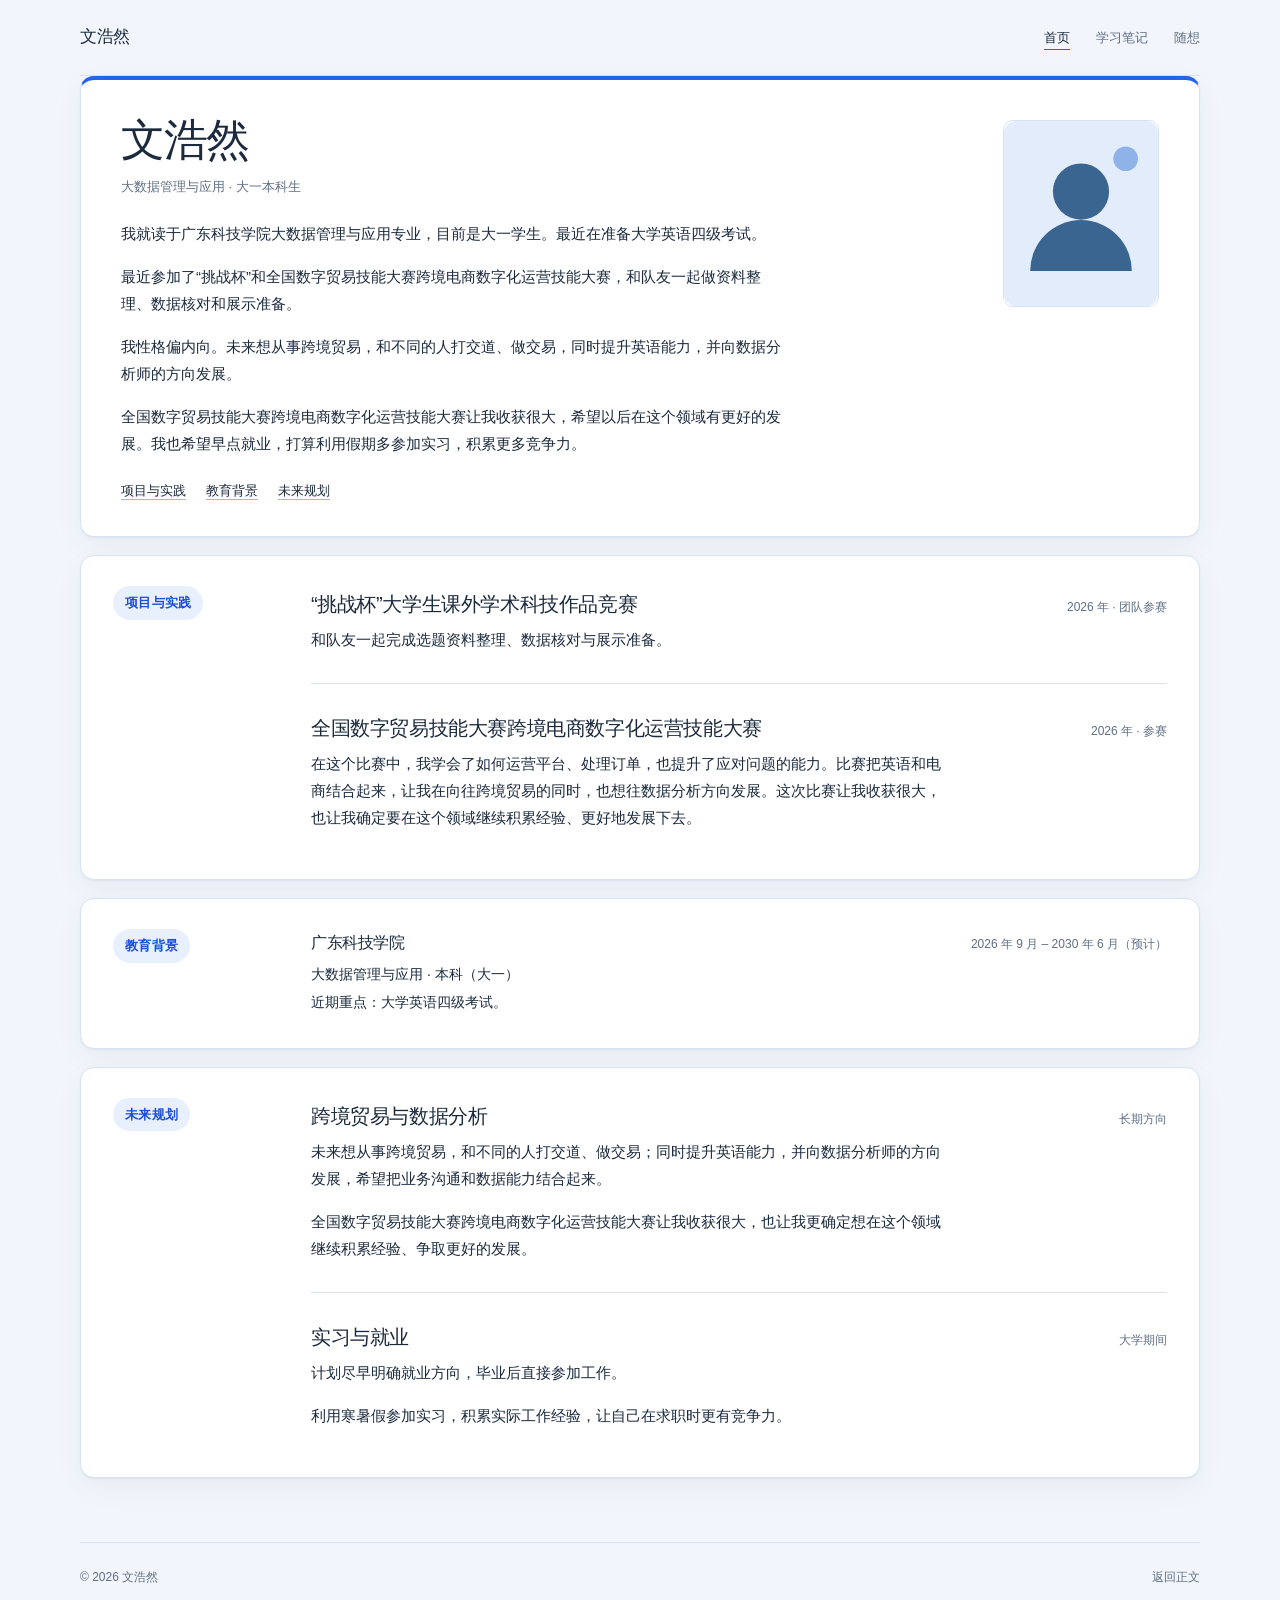
<file: index.html>
<!doctype html>
<html lang="zh-CN">
<head>
  <meta charset="utf-8">
  <meta name="viewport" content="width=device-width, initial-scale=1">
  <title>文浩然 · 个人简历</title>
  <meta name="description" content="大数据管理与应用专业大一学生文浩然的中文简历。">
  <link rel="icon" type="image/png" sizes="512x512" href="/assets/favicon.png?v=20260922">
  <link rel="apple-touch-icon" sizes="180x180" href="/assets/apple-touch-icon.png?v=20260922">
  <link rel="stylesheet" href="/assets/css/home.css?v=20261120">
  <link rel="stylesheet" href="/assets/css/site.css?v=20261120">
</head>
<body>
  <a class="skip" href="#main">跳至正文</a>
  <header class="site-header">
    <a class="brand" href="/">文浩然</a>
    <nav aria-label="主导航">
      <a href="/" aria-current="page">首页</a>
      <a href="/knowledge/">学习笔记</a>
      <a href="/ideas/">随想</a>
    </nav>
  </header>
  <main id="main">
    <section class="profile" aria-labelledby="name">
      <div class="profile-copy">
        <h1 id="name">文浩然</h1>
        <p class="byline">大数据管理与应用 · 大一本科生</p>
        <p>我就读于广东科技学院大数据管理与应用专业，目前是大一学生。最近在准备大学英语四级考试。</p>
        <p>最近参加了“挑战杯”和全国数字贸易技能大赛跨境电商数字化运营技能大赛，和队友一起做资料整理、数据核对和展示准备。</p>
        <p>我性格偏内向。未来想从事跨境贸易，和不同的人打交道、做交易，同时提升英语能力，并向数据分析师的方向发展。</p>
        <p>全国数字贸易技能大赛跨境电商数字化运营技能大赛让我收获很大，希望以后在这个领域有更好的发展。我也希望早点就业，打算利用假期多参加实习，积累更多竞争力。</p>
        <div class="contact-links"><a href="#work">项目与实践</a><a href="#background">教育背景</a><a href="#planning">未来规划</a></div>
      </div>
      <figure class="profile-photo">
        <img src="/assets/img/student-avatar.svg?v=20261120" alt="文浩然的抽象头像" width="400" height="480">
      </figure>
    </section>
    <section class="home-section" id="work" aria-labelledby="work-heading">
      <h2 class="section-title" id="work-heading">项目与实践</h2>
      <div class="section-content">
        <article class="work-entry">
          <div class="entry-heading"><h3>“挑战杯”大学生课外学术科技作品竞赛</h3><span class="date">2026 年 · 团队参赛</span></div>
          <p>和队友一起完成选题资料整理、数据核对与展示准备。</p>
        </article>
        <article class="work-entry">
          <div class="entry-heading"><h3>全国数字贸易技能大赛跨境电商数字化运营技能大赛</h3><span class="date">2026 年 · 参赛</span></div>
          <p>在这个比赛中，我学会了如何运营平台、处理订单，也提升了应对问题的能力。比赛把英语和电商结合起来，让我在向往跨境贸易的同时，也想往数据分析方向发展。这次比赛让我收获很大，也让我确定要在这个领域继续积累经验、更好地发展下去。</p>
        </article>
      </div>
    </section>

    <section class="home-section" id="background" aria-labelledby="background-heading">
      <h2 class="section-title" id="background-heading">教育背景</h2>
      <div class="section-content">
        <div class="education-entry">
          <div class="entry-heading"><h3>广东科技学院</h3><span class="date">2026 年 9 月 – 2030 年 6 月（预计）</span></div>
          <p>大数据管理与应用 · 本科（大一）</p>
          <p>近期重点：大学英语四级考试。</p>
        </div>
      </div>
    </section>
    <section class="home-section" id="planning" aria-labelledby="planning-heading">
      <h2 class="section-title" id="planning-heading">未来规划</h2>
      <div class="section-content">
        <article class="work-entry">
          <div class="entry-heading"><h3>跨境贸易与数据分析</h3><span class="date">长期方向</span></div>
          <p>未来想从事跨境贸易，和不同的人打交道、做交易；同时提升英语能力，并向数据分析师的方向发展，希望把业务沟通和数据能力结合起来。</p>
          <p>全国数字贸易技能大赛跨境电商数字化运营技能大赛让我收获很大，也让我更确定想在这个领域继续积累经验、争取更好的发展。</p>
        </article>
        <article class="work-entry">
          <div class="entry-heading"><h3>实习与就业</h3><span class="date">大学期间</span></div>
          <p>计划尽早明确就业方向，毕业后直接参加工作。</p>
          <p>利用寒暑假参加实习，积累实际工作经验，让自己在求职时更有竞争力。</p>
        </article>
      </div>
    </section>
  </main>
  <footer><span>© 2026 文浩然</span><a href="#main">返回正文</a></footer>
</body>
</html>
</file>
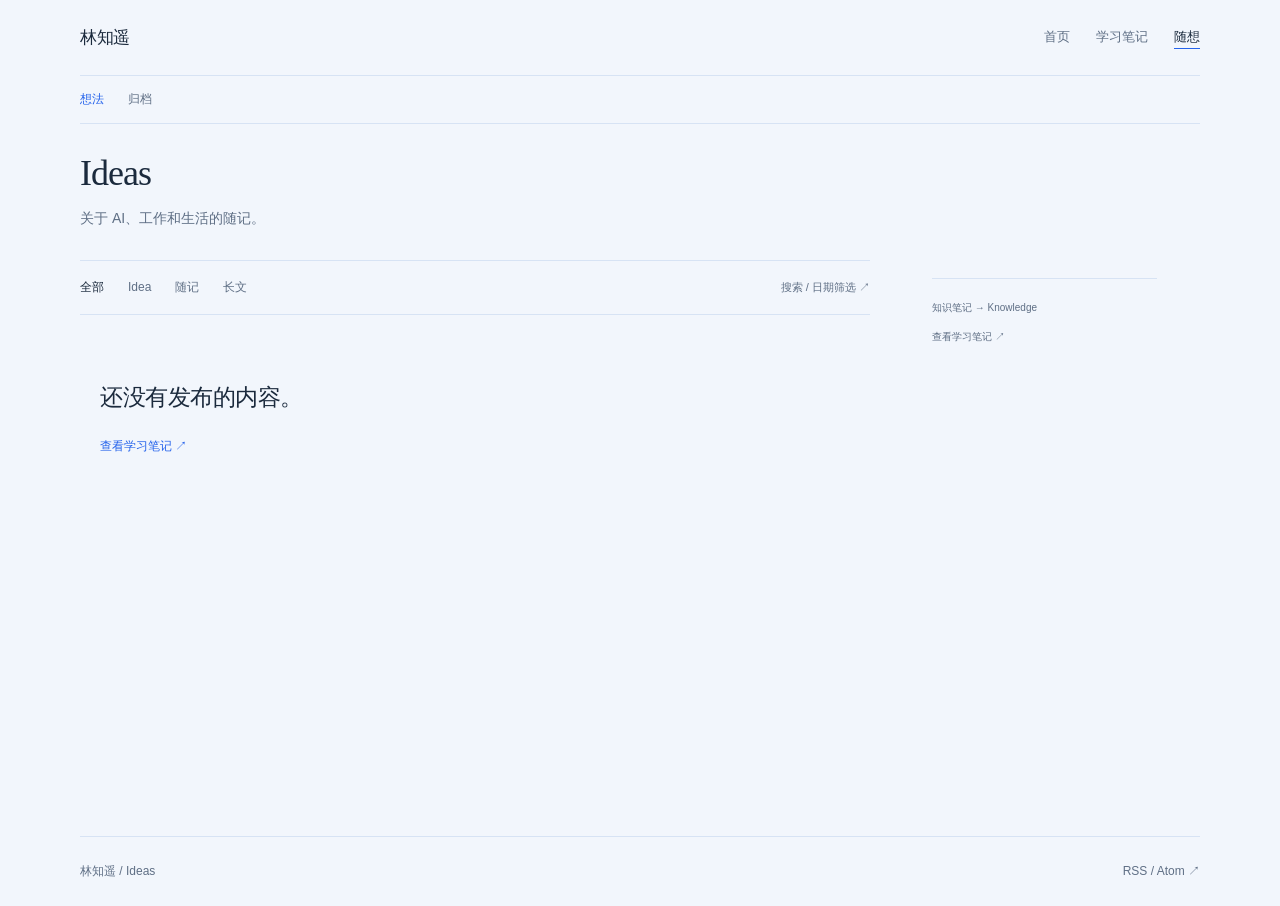
<file: ideas/index.html>
<!doctype html>
<html lang="zh-CN"><head><meta charset="utf-8"><meta name="viewport" content="width=device-width,initial-scale=1">
<title>Ideas · 林知遥 / Ideas</title><meta name="description" content="关于 AI、工作和生活的随记。"><link rel="canonical" href="https://portfolio.example.com/ideas/">
<meta property="og:title" content="Ideas"><meta property="og:description" content="关于 AI、工作和生活的随记。"><meta property="og:url" content="https://portfolio.example.com/ideas/"><meta property="og:type" content="website"><meta name="twitter:card" content="summary"><meta name="twitter:title" content="Ideas"><meta name="twitter:description" content="关于 AI、工作和生活的随记。">
<link rel="alternate" type="application/atom+xml" title="林知遥 / Ideas" href="/ideas/feed.xml">
<link rel="icon" type="image/png" sizes="512x512" href="/assets/favicon.png?v=f88695f02a79"><link rel="apple-touch-icon" sizes="180x180" href="/assets/apple-touch-icon.png?v=f88695f02a79">
<link rel="stylesheet" href="/ideas/assets/style.css?v=f88695f02a79"><link rel="stylesheet" href="/assets/css/site.css?v=f88695f02a79"><script defer src="/ideas/assets/app.js?v=f88695f02a79"></script></head>
<body data-base="/ideas" data-page="feed"><a class="skip" href="#main">跳到正文</a><header class="site-header"><a class="brand" href="/">林知遥</a><nav aria-label="主导航"><a href="/">首页</a><a href="/knowledge/">学习笔记</a><a href="/ideas/" aria-current="location">随想</a></nav></header>
<nav class="section-nav" aria-label="Ideas 导航"><a href="/ideas/" aria-current="page">想法</a><a href="/ideas/archive/" >归档</a></nav>
<main id="main"><section class="intro home-intro "><div class="intro-copy"><h1>Ideas</h1><p>关于 AI、工作和生活的随记。</p></div></section><div class="feed-layout"><section aria-label="最近的想法"><div class="feed-toolbar"><div class="kind-tabs"><a class="kind-tab selected" href="/ideas/">全部</a><a class="kind-tab" href="/ideas/archive/?kind=idea">Idea</a><a class="kind-tab" href="/ideas/archive/?kind=note">随记</a><a class="kind-tab" href="/ideas/archive/?kind=essay">长文</a></div><a href="/ideas/archive/" class="archive-link">搜索 / 日期筛选 ↗</a></div><div class="empty"><h2>还没有发布的内容。</h2><a class="text-link" href="/knowledge/">查看学习笔记 ↗</a></div></section><aside class="feed-sidebar"><section class="small-note"><a href="/knowledge/">知识笔记 → Knowledge</a><a href="/knowledge/">查看学习笔记 ↗</a></section></aside></div></main><footer><a href="/ideas/">林知遥 / Ideas</a><a href="/ideas/feed.xml">RSS / Atom ↗</a></footer><div class="announcement" role="status" aria-live="polite"></div></body></html>
</file>
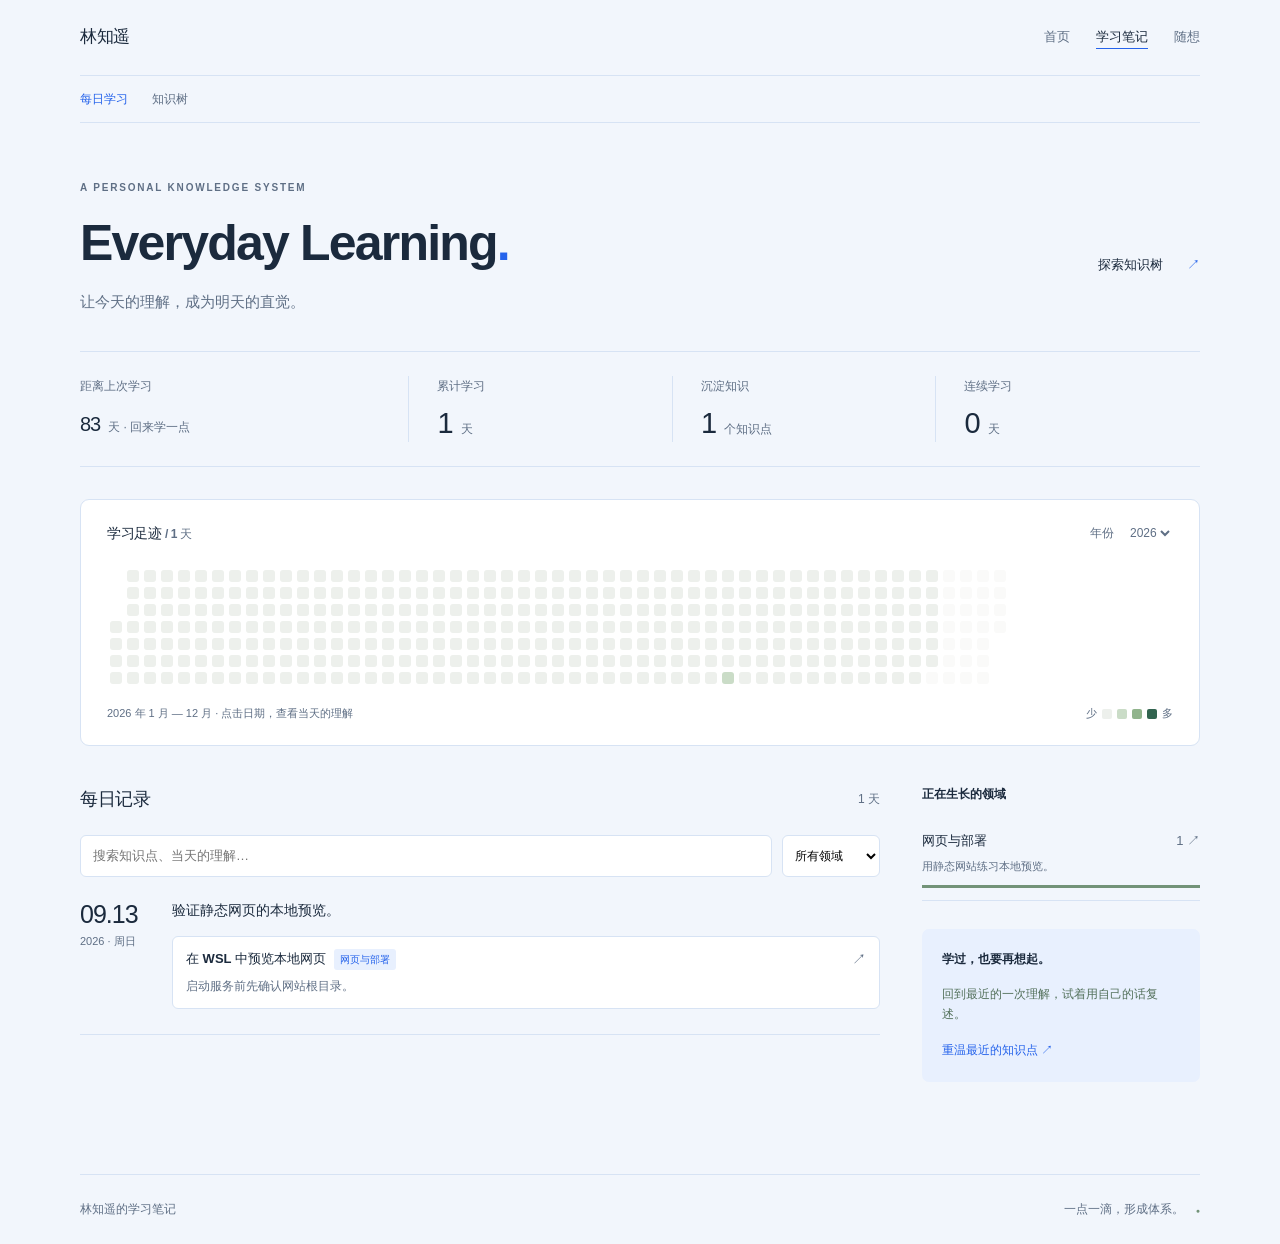
<file: knowledge/index.html>
<!doctype html>
<html lang="zh-CN"><head><meta charset="utf-8"><meta name="viewport" content="width=device-width,initial-scale=1">
<title>学习笔记 · 林知遥 / Knowledge</title><meta name="description" content="每天学了什么，它们如何连接。">
<meta property="og:title" content="学习笔记"><meta property="og:description" content="每天学了什么，它们如何连接。"><meta name="twitter:card" content="summary"><meta name="twitter:title" content="学习笔记"><meta name="twitter:description" content="每天学了什么，它们如何连接。">
<link rel="icon" type="image/png" sizes="512x512" href="/assets/favicon.png?v=e36e969ca015"><link rel="apple-touch-icon" sizes="180x180" href="/assets/apple-touch-icon.png?v=e36e969ca015">
<link rel="stylesheet" href="/knowledge/assets/style.css?v=e36e969ca015"><link rel="stylesheet" href="/assets/css/site.css?v=e36e969ca015"><script defer src="/knowledge/assets/app.js?v=e36e969ca015"></script></head>
<body data-base="/knowledge" data-page="home"><a class="skip" href="#main">跳至正文</a>
<header class="site-header"><a class="brand" href="/">林知遥</a><nav aria-label="主导航"><a href="/">首页</a><a href="/knowledge/" aria-current="location">学习笔记</a><a href="/ideas/">随想</a></nav></header>
<nav class="section-nav" aria-label="Knowledge 导航"><a aria-current="page" href="/knowledge/">每日学习</a><a  href="/knowledge/tree/">知识树</a></nav>
<main id="main"><section class="page-intro"><div class="eyebrow">A PERSONAL KNOWLEDGE SYSTEM</div><div class="intro-row"><div><h1>Everyday Learning<span class="period">.</span></h1><p class="lede">让今天的理解，成为明天的直觉。</p></div><a class="text-link" href="/knowledge/tree/">探索知识树 <span>↗</span></a></div></section>
<div id="learning-app" aria-live="polite"><p class="loading">正在展开学习记录…</p></div><noscript><p>学习日历和交互树需要启用 JavaScript；知识详情可直接阅读。</p></noscript></main><footer><span>林知遥的学习笔记</span><span>一点一滴，形成体系。<span class="footer-dot">●</span></span></footer></body></html>
</file>
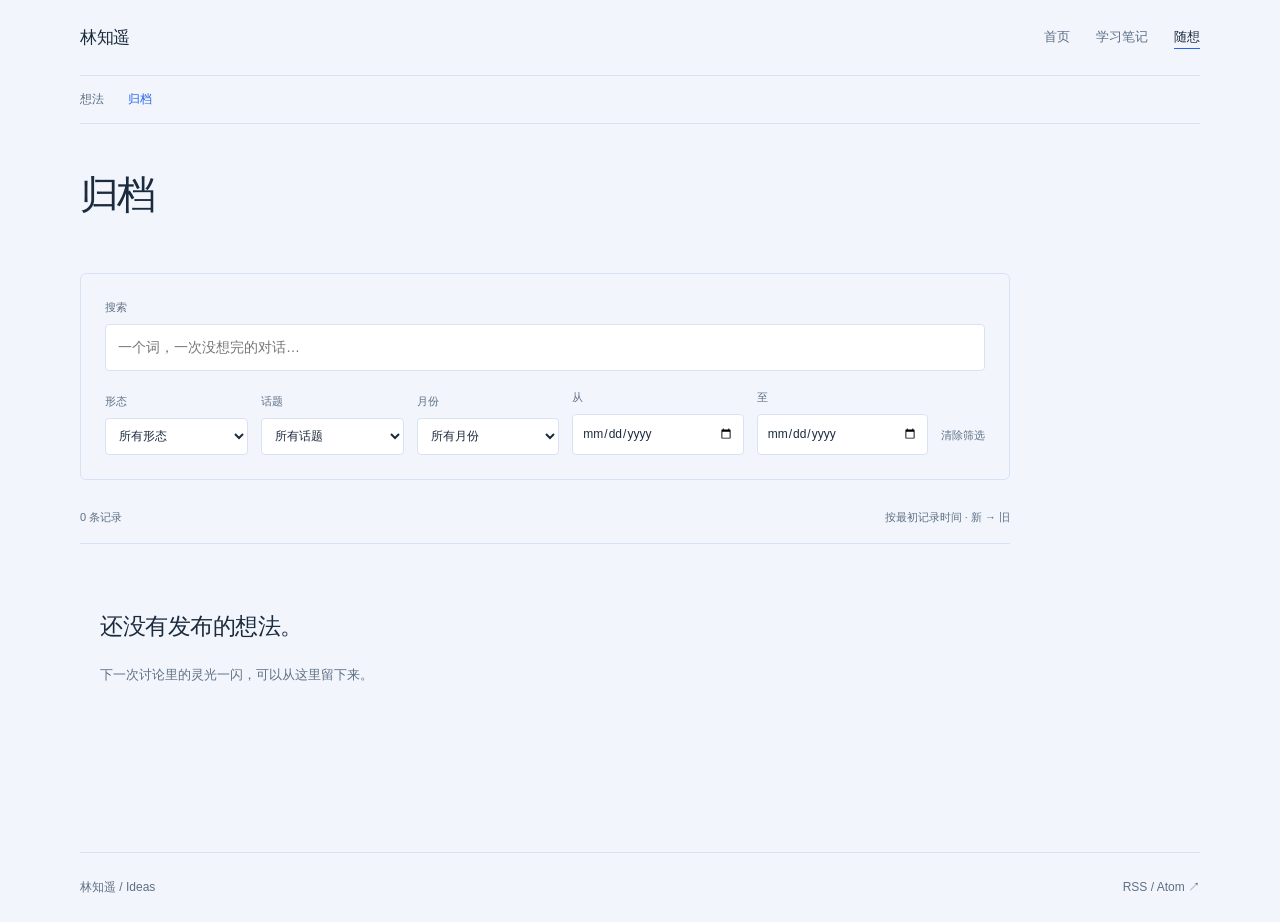
<file: ideas/archive/index.html>
<!doctype html>
<html lang="zh-CN"><head><meta charset="utf-8"><meta name="viewport" content="width=device-width,initial-scale=1">
<title>归档 · 林知遥 / Ideas</title><meta name="description" content="关于 AI、工作和生活的随记。"><link rel="canonical" href="https://portfolio.example.com/ideas/archive/">
<meta property="og:title" content="归档"><meta property="og:description" content="关于 AI、工作和生活的随记。"><meta property="og:url" content="https://portfolio.example.com/ideas/archive/"><meta property="og:type" content="website"><meta name="twitter:card" content="summary"><meta name="twitter:title" content="归档"><meta name="twitter:description" content="关于 AI、工作和生活的随记。">
<link rel="alternate" type="application/atom+xml" title="林知遥 / Ideas" href="/ideas/feed.xml">
<link rel="icon" type="image/png" sizes="512x512" href="/assets/favicon.png?v=f88695f02a79"><link rel="apple-touch-icon" sizes="180x180" href="/assets/apple-touch-icon.png?v=f88695f02a79">
<link rel="stylesheet" href="/ideas/assets/style.css?v=f88695f02a79"><link rel="stylesheet" href="/assets/css/site.css?v=f88695f02a79"><script defer src="/ideas/assets/app.js?v=f88695f02a79"></script></head>
<body data-base="/ideas" data-page="archive"><a class="skip" href="#main">跳到正文</a><header class="site-header"><a class="brand" href="/">林知遥</a><nav aria-label="主导航"><a href="/">首页</a><a href="/knowledge/">学习笔记</a><a href="/ideas/" aria-current="location">随想</a></nav></header>
<nav class="section-nav" aria-label="Ideas 导航"><a href="/ideas/" >想法</a><a href="/ideas/archive/" aria-current="page">归档</a></nav>
<main id="main"><section class="intro archive-intro"><h1>归档</h1></section><form class="filters" id="filters" role="search"><label class="search-label"><span>搜索</span><input type="search" name="q" placeholder="一个词，一次没想完的对话…" aria-label="搜索全文"></label><div class="filter-row"><label><span>形态</span><select name="kind"><option value="">所有形态</option><option value="idea">Idea</option><option value="note">随记</option><option value="essay">长文</option></select></label><label><span>话题</span><select name="tag"><option value="">所有话题</option><option value="agents">Agents</option><option value="models">Models</option><option value="infra">Infra</option><option value="industry">行业</option><option value="work">工作与成长</option><option value="life">日常</option></select></label><label><span>月份</span><select name="month"><option value="">所有月份</option></select></label><label><span>从</span><input type="date" name="from" aria-label="起始日期"></label><label><span>至</span><input type="date" name="to" aria-label="结束日期"></label><button type="reset" class="reset">清除筛选</button></div></form><div class="results-heading"><span id="result-count" role="status">0 条记录</span><span>按最初记录时间 · 新 → 旧</span></div><p id="filter-error" class="filter-error" role="alert" hidden></p><div id="archive-results"><div class="empty"><h2>还没有发布的内容。</h2><a class="text-link" href="/knowledge/">查看学习笔记 ↗</a></div></div><div id="archive-pagination"></div><noscript><p>交互筛选需要 JavaScript。<a href="/ideas/">返回可逐页浏览的时间流</a>。</p></noscript></main><footer><a href="/ideas/">林知遥 / Ideas</a><a href="/ideas/feed.xml">RSS / Atom ↗</a></footer><div class="announcement" role="status" aria-live="polite"></div></body></html>
</file>
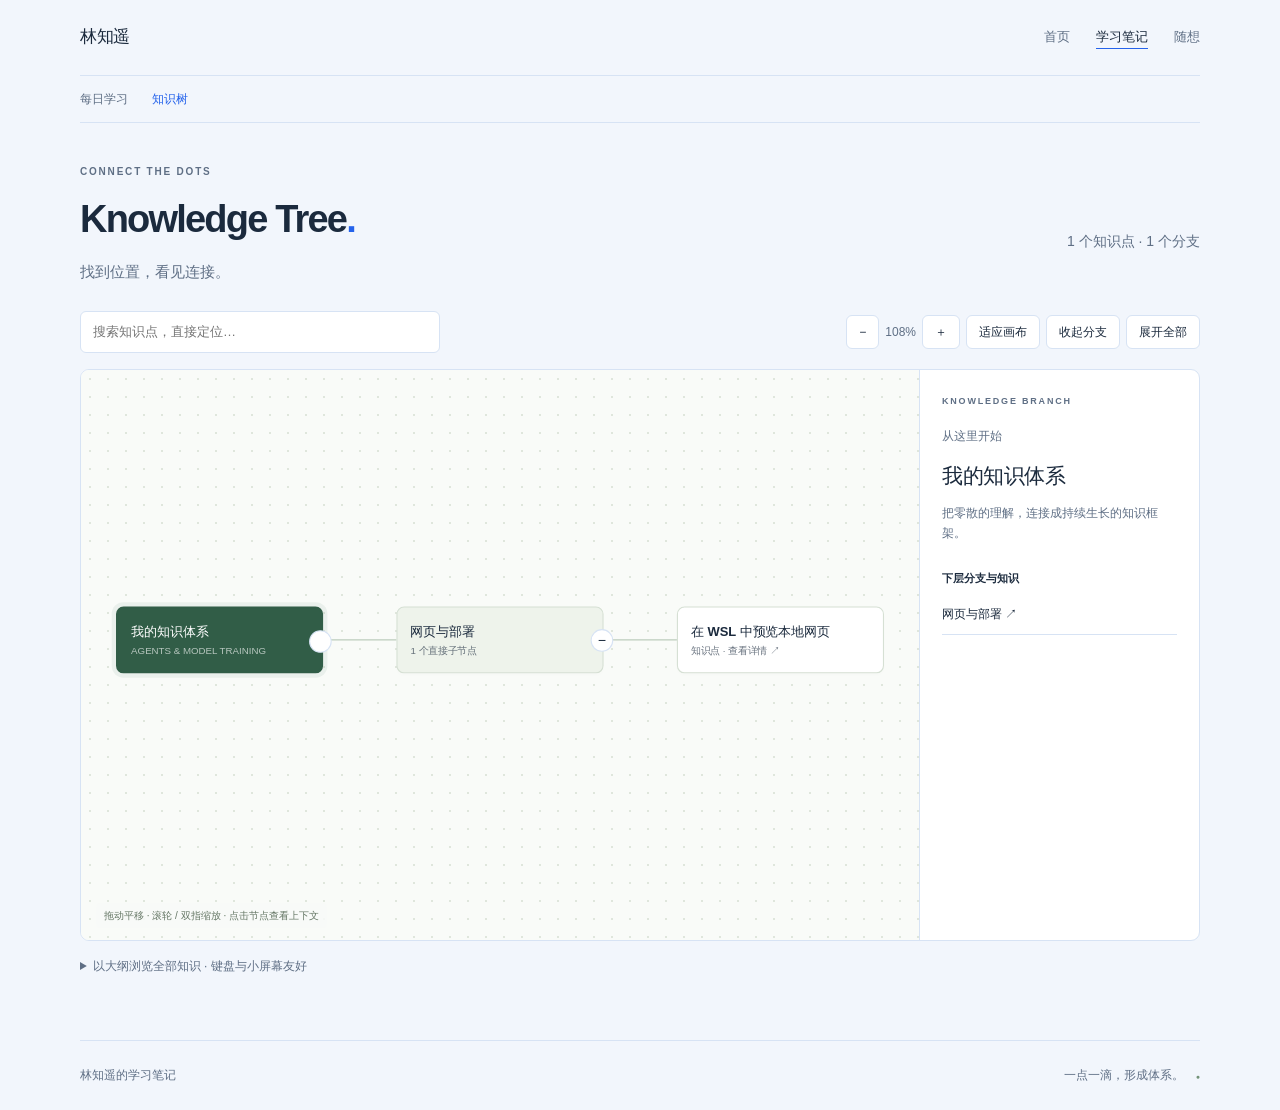
<file: knowledge/tree/index.html>
<!doctype html>
<html lang="zh-CN"><head><meta charset="utf-8"><meta name="viewport" content="width=device-width,initial-scale=1">
<title>知识树 · 林知遥 / Knowledge</title><meta name="description" content="按知识归属逐层展开，随学习持续生长的知识树。">
<meta property="og:title" content="知识树"><meta property="og:description" content="按知识归属逐层展开，随学习持续生长的知识树。"><meta name="twitter:card" content="summary"><meta name="twitter:title" content="知识树"><meta name="twitter:description" content="按知识归属逐层展开，随学习持续生长的知识树。">
<link rel="icon" type="image/png" sizes="512x512" href="/assets/favicon.png?v=e36e969ca015"><link rel="apple-touch-icon" sizes="180x180" href="/assets/apple-touch-icon.png?v=e36e969ca015">
<link rel="stylesheet" href="/knowledge/assets/style.css?v=e36e969ca015"><link rel="stylesheet" href="/assets/css/site.css?v=e36e969ca015"><script defer src="/knowledge/assets/app.js?v=e36e969ca015"></script></head>
<body data-base="/knowledge" data-page="tree"><a class="skip" href="#main">跳至正文</a>
<header class="site-header"><a class="brand" href="/">林知遥</a><nav aria-label="主导航"><a href="/">首页</a><a href="/knowledge/" aria-current="location">学习笔记</a><a href="/ideas/">随想</a></nav></header>
<nav class="section-nav" aria-label="Knowledge 导航"><a  href="/knowledge/">每日学习</a><a aria-current="page" href="/knowledge/tree/">知识树</a></nav>
<main id="main"><section class="page-intro tree-intro"><div class="eyebrow">CONNECT THE DOTS</div><div class="intro-row"><div><h1>Knowledge Tree<span class="period">.</span></h1><p class="lede">找到位置，看见连接。</p></div><div id="tree-count" class="muted"></div></div></section>
<div id="tree-app"><p class="loading">正在展开知识树…</p></div><noscript><p>学习日历和交互树需要启用 JavaScript；知识详情可直接阅读。</p></noscript></main><footer><span>林知遥的学习笔记</span><span>一点一滴，形成体系。<span class="footer-dot">●</span></span></footer></body></html>
</file>
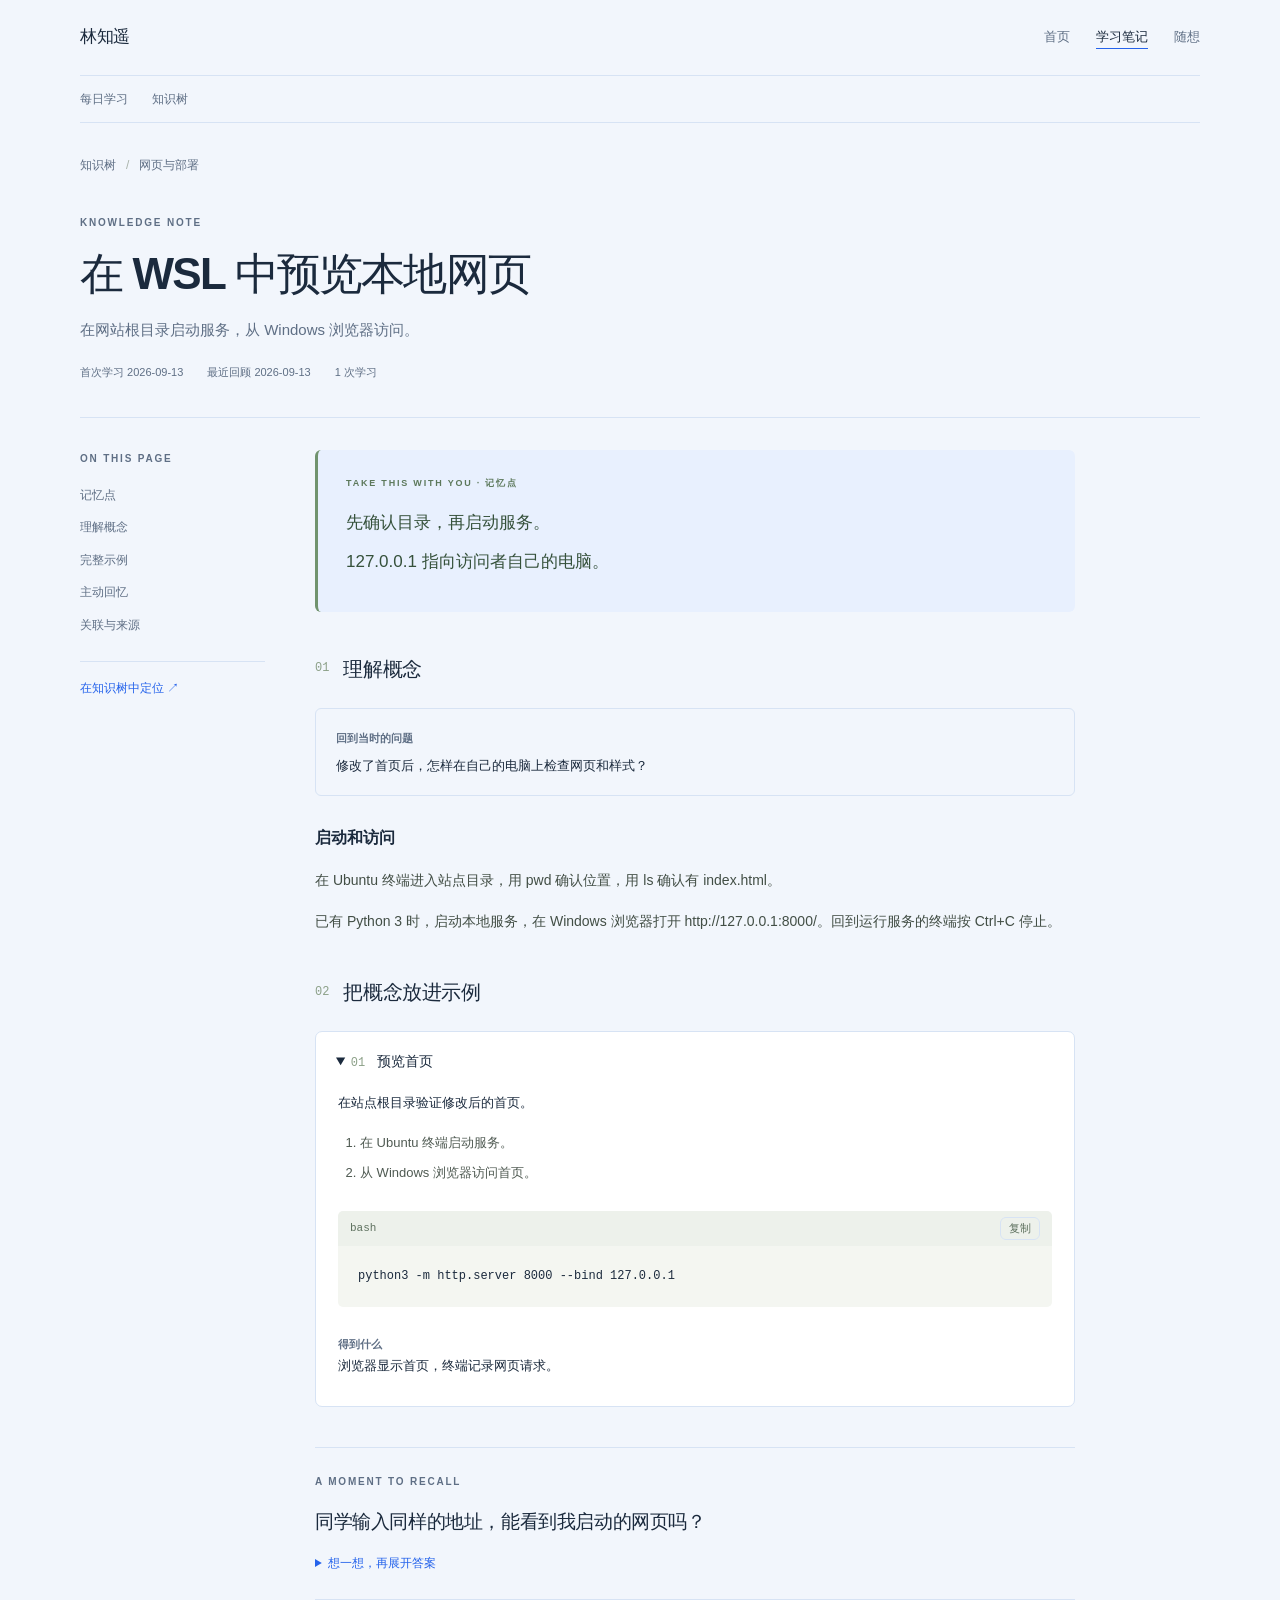
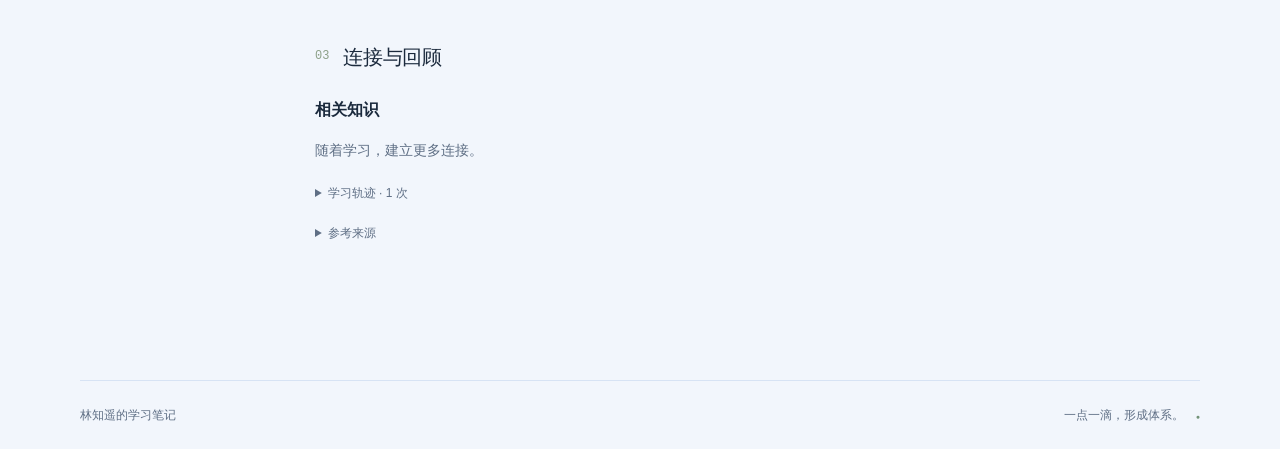
<file: knowledge/notes/local-web-preview/index.html>
<!doctype html>
<html lang="zh-CN"><head><meta charset="utf-8"><meta name="viewport" content="width=device-width,initial-scale=1">
<title>在 WSL 中预览本地网页 · 林知遥 / Knowledge</title><meta name="description" content="在网站根目录启动服务，从 Windows 浏览器访问。">
<meta property="og:title" content="在 WSL 中预览本地网页"><meta property="og:description" content="在网站根目录启动服务，从 Windows 浏览器访问。"><meta name="twitter:card" content="summary"><meta name="twitter:title" content="在 WSL 中预览本地网页"><meta name="twitter:description" content="在网站根目录启动服务，从 Windows 浏览器访问。">
<link rel="icon" type="image/png" sizes="512x512" href="/assets/favicon.png?v=e36e969ca015"><link rel="apple-touch-icon" sizes="180x180" href="/assets/apple-touch-icon.png?v=e36e969ca015">
<link rel="stylesheet" href="/knowledge/assets/style.css?v=e36e969ca015"><link rel="stylesheet" href="/assets/css/site.css?v=e36e969ca015"><script defer src="/knowledge/assets/app.js?v=e36e969ca015"></script></head>
<body data-base="/knowledge" data-page="detail"><a class="skip" href="#main">跳至正文</a>
<header class="site-header"><a class="brand" href="/">林知遥</a><nav aria-label="主导航"><a href="/">首页</a><a href="/knowledge/" aria-current="location">学习笔记</a><a href="/ideas/">随想</a></nav></header>
<nav class="section-nav" aria-label="Knowledge 导航"><a  href="/knowledge/">每日学习</a><a  href="/knowledge/tree/">知识树</a></nav>
<main id="main"><article class="detail"><div class="breadcrumbs"><a href="/knowledge/tree/">知识树</a><span>/</span><a href="/knowledge/tree/?node=web-basics">网页与部署</a></div>
<div class="detail-heading"><div class="eyebrow">KNOWLEDGE NOTE</div><h1>在 WSL 中预览本地网页</h1><p class="lede">在网站根目录启动服务，从 Windows 浏览器访问。</p><div class="meta">首次学习 2026-09-13<span>最近回顾 2026-09-13</span><span>1 次学习</span></div></div>
<div class="reading-layout"><aside class="reading-nav"><span class="eyebrow">ON THIS PAGE</span><a href="#memory">记忆点</a><a href="#concept">理解概念</a><a href="#examples">完整示例</a><a href="#recall">主动回忆</a><a href="#connections">关联与来源</a><a class="back-tree" href="/knowledge/tree/?node=local-web-preview">在知识树中定位 ↗</a></aside>
<div class="reading-body"><section id="memory" class="memory"><div class="eyebrow">TAKE THIS WITH YOU · 记忆点</div><p>先确认目录，再启动服务。</p><p>127.0.0.1 指向访问者自己的电脑。</p></section>
<section id="concept"><div class="section-heading"><span class="number">01</span><h2>理解概念</h2></div><div class="context"><b>回到当时的问题</b><p>修改了首页后，怎样在自己的电脑上检查网页和样式？</p></div><section class="prose-section"><h3>启动和访问</h3><p>在 Ubuntu 终端进入站点目录，用 pwd 确认位置，用 ls 确认有 index.html。</p><p>已有 Python 3 时，启动本地服务，在 Windows 浏览器打开 http://127.0.0.1:8000/。回到运行服务的终端按 Ctrl+C 停止。</p></section></section>
<section id="examples"><div class="section-heading"><span class="number">02</span><h2>把概念放进示例</h2></div><details class="example" open><summary><span class="number">01</span>预览首页</summary><div class="example-body"><p>在站点根目录验证修改后的首页。</p><ol><li>在 Ubuntu 终端启动服务。</li><li>从 Windows 浏览器访问首页。</li></ol><div class="code-label">bash<button class="copy-code" type="button">复制</button></div><pre><code>python3 -m http.server 8000 --bind 127.0.0.1</code></pre><p class="result"><b>得到什么</b><br>浏览器显示首页，终端记录网页请求。</p></div></details></section>
<section id="recall" class="recall"><div class="eyebrow">A MOMENT TO RECALL</div><h2>同学输入同样的地址，能看到我启动的网页吗？</h2><details><summary>想一想，再展开答案</summary><p>不能直接看到。127.0.0.1 指向同学自己的电脑。</p></details></section>
<section id="connections"><div class="section-heading"><span class="number">03</span><h2>连接与回顾</h2></div><h3>相关知识</h3><p class="muted">随着学习，建立更多连接。</p><details class="history"><summary>学习轨迹 · 1 次</summary><ul><li><a href="/knowledge/?day=2026-09-13">2026-09-13</a><span class="tag">初学</span><p>启动服务前先确认网站根目录。</p></li></ul></details><details class="history"><summary>参考来源</summary><ul><li>来自当次学习讨论，尚未附外部来源。</li></ul></details></section></div></div></article><noscript><p>学习日历和交互树需要启用 JavaScript；知识详情可直接阅读。</p></noscript></main><footer><span>林知遥的学习笔记</span><span>一点一滴，形成体系。<span class="footer-dot">●</span></span></footer></body></html>
</file>
<file: assets/css/home.css>
* { box-sizing: border-box; }
html { scroll-behavior: smooth; scroll-padding-top: 28px; }
body { margin: 0; font: 15px/1.8 var(--site-sans); -webkit-font-smoothing: antialiased; }
a { color: inherit; text-decoration: none; }
a:hover { color: var(--site-accent); }
img { display: block; max-width: 100%; height: auto; }
h1, h2, h3, h4, p { margin-top: 0; }
h1, h2, h3, h4 { font-weight: 500; }
p { margin-bottom: 16px; }
.skip { position: fixed; top: -100px; left: 20px; padding: 10px 16px; background: white; z-index: 10; }
.skip:focus { top: 12px; }
.profile {
  display: grid;
  grid-template-columns: minmax(0, 1fr) 156px;
  gap: 60px;
  align-items: start;
  margin-bottom: 18px;
  padding: 36px 40px 34px;
  background: var(--site-surface);
  border: 1px solid var(--site-line);
  border-top: 4px solid var(--site-accent);
  border-radius: 14px;
  box-shadow: 0 1px 2px rgba(16, 42, 84, .05), 0 10px 28px rgba(16, 42, 84, .05);
}
.profile h1 { font: 44px/1.15 var(--site-serif); letter-spacing: -1.3px; margin-bottom: 8px; }
.profile .byline { font-size: 13px; color: var(--site-muted); margin-bottom: 22px; }
.profile-copy { max-width: 710px; }
.profile-copy > p:not(.byline) { max-width: 660px; }
.profile-copy strong { font-weight: 600; }
.profile-photo { margin: 4px 0 0; }
.profile-photo img { width: 156px; border-radius: 10px; border: 1px solid var(--site-line); }
.contact-links { display: flex; flex-wrap: wrap; gap: 8px 20px; margin-top: 22px; font-size: 13px; }
.contact-links a, .inline-link { text-decoration: underline; text-decoration-color: #9db8e6; text-underline-offset: 4px; text-decoration-thickness: 1px; }
.contact-links a:hover, .inline-link:hover { text-decoration-color: var(--site-accent); }
.home-section {
  display: grid;
  grid-template-columns: 164px minmax(0, 1fr);
  gap: 34px;
  margin-bottom: 18px;
  padding: 30px 32px 32px;
  background: var(--site-surface);
  border: 1px solid var(--site-line);
  border-radius: 14px;
  box-shadow: 0 1px 2px rgba(16, 42, 84, .05), 0 10px 28px rgba(16, 42, 84, .05);
}
.section-title {
  justify-self: start;
  align-self: start;
  margin: 0;
  padding: 5px 12px;
  font-size: 13px;
  font-weight: 600;
  letter-spacing: .02em;
  color: #1d4ed8;
  background: var(--site-soft);
  border-radius: 999px;
  white-space: nowrap;
  width: fit-content;
}
.section-content { min-width: 0; }
.notebooks { display: grid; grid-template-columns: 1fr 1fr; gap: 36px; }
.notebook { display: block; }
.notebook h3 { font-size: 18px; margin-bottom: 7px; }
.notebook h3 span { font-size: 14px; color: var(--site-muted); margin-left: 6px; }
.notebook p { font-size: 13px; color: var(--site-muted); margin: 0; max-width: 32ch; }
.notebook:hover h3 { text-decoration: underline; text-underline-offset: 4px; }
.work-entry + .work-entry { margin-top: 30px; padding-top: 26px; border-top: 1px solid var(--site-line); }
.entry-heading { display: flex; align-items: baseline; justify-content: space-between; flex-wrap: wrap; gap: 3px 20px; margin-bottom: 4px; }
.entry-heading h3 { font-size: 20px; letter-spacing: -.4px; margin: 0; }
.entry-heading .date { font-size: 12px; color: var(--site-muted); font-variant-numeric: tabular-nums; }
.role { font-size: 13px; color: var(--site-muted); margin-bottom: 18px; }
.work-entry h4 { margin: 19px 0 6px; font-size: 15px; font-weight: 600; }
.work-entry p { max-width: 76ch; }
.work-entry .result { font-size: 13px; color: var(--site-muted); }
.result strong { color: var(--site-ink); font-weight: 600; }
.work-entry .stack { font-size: 12px; color: var(--site-muted); margin-bottom: 0; }
.publication { display: grid; grid-template-columns: 144px minmax(0, 1fr); gap: 25px; align-items: start; }
.publication + .publication { margin-top: 28px; padding-top: 28px; border-top: 1px solid var(--site-line); }
.paper-image { display: flex; align-items: center; min-height: 100px; background: white; border: 1px solid var(--site-line); padding: 7px; border-radius: 2px; }
.paper-image img { width: 100%; }
.publication h3 { margin: 0 0 6px; font-size: 16px; line-height: 1.5; }
.publication h3 a:hover { text-decoration: underline; text-underline-offset: 4px; }
.publication .paper-meta { color: var(--site-muted); font-size: 12px; margin-bottom: 8px; }
.publication p { margin-bottom: 0; font-size: 13px; }
.research-links { margin: 24px 0 0; font-size: 12px; }
.education-entry + .education-entry { margin-top: 22px; }
.education-entry h3 { font-size: 16px; }
.education-entry p { font-size: 14px; margin: 3px 0 0; }
.education-entry .education-note { color: var(--site-muted); font-size: 12px; }
.background-note { color: var(--site-muted); font-size: 13px; margin: 22px 0 0; max-width: 76ch; }
.footer-links { display: flex; flex-wrap: wrap; gap: 20px; }
@media (max-width: 850px) {
  .profile { gap: 32px; padding: 32px 28px; }
  .home-section { grid-template-columns: 125px minmax(0, 1fr); gap: 26px; padding: 26px 24px 28px; }
  .publication { grid-template-columns: 112px minmax(0, 1fr); gap: 20px; }
}
@media (max-width: 600px) {
  body { font-size: 14px; }
  .profile { grid-template-columns: minmax(0, 1fr) 80px; gap: 18px; margin-bottom: 14px; padding: 24px 20px 22px; }
  .profile-copy { display: contents; }
  .profile h1 { font-size: 35px; margin-bottom: 2px; grid-column: 1; grid-row: 1; }
  .profile .byline { grid-column: 1; grid-row: 2; margin: 0; font-size: 12px; }
  .profile-copy > p:not(.byline), .contact-links { grid-column: 1 / -1; margin: 0; }
  .profile-photo { grid-column: 2; grid-row: 1 / 3; margin: 0; }
  .profile-photo img { width: 80px; }
  .contact-links { gap: 8px 18px; font-size: 12px; }
  .home-section { display: block; margin-bottom: 14px; padding: 22px 20px 24px; }
  .section-title { margin: 0 0 18px; font-size: 13px; }
  .notebooks { gap: 22px; }
  .notebook h3 { font-size: 17px; }
  .notebook p { font-size: 12px; }
  .entry-heading h3 { font-size: 18px; }
  .publication { grid-template-columns: 88px minmax(0, 1fr); gap: 16px; }
  .paper-image { min-height: 70px; padding: 5px; }
  .publication h3 { font-size: 15px; }
  .publication p { font-size: 12px; }
  .education-entry h3 { font-size: 16px; }
}
@media (max-width: 360px) {
  .profile h1 { font-size: 30px; }
  .notebooks { grid-template-columns: 1fr; }
  .publication { grid-template-columns: 1fr; }
  .paper-image { max-width: 120px; }
}
@media print {
  .profile { padding-top: 0; }
  .profile, .home-section { box-shadow: none; }
  .home-section { break-inside: avoid; }
}
</file>
<file: assets/css/site.css>
/* Shared foundation for Home, Knowledge and Ideas. Product layouts stay local. */
:root {
  --site-background: #f2f6fc;
  --site-surface: #ffffff;
  --site-ink: #1b2a3d;
  --site-muted: #5f6f85;
  --site-line: #d7e3f4;
  --site-accent: #2563eb;
  --site-soft: #e8f0fe;
  --site-sans: -apple-system, BlinkMacSystemFont, 'Segoe UI', 'PingFang SC', 'Microsoft YaHei', sans-serif;
  --site-serif: Georgia, 'Iowan Old Style', 'Songti SC', 'STSong', serif;
  --site-width: 1120px;
  --ink: var(--site-ink);
  --muted: var(--site-muted);
  --line: var(--site-line);
  --accent: var(--site-accent);
  --green: var(--site-accent);
  --soft: var(--site-soft);
  --tint: var(--site-soft);
  --font: var(--site-sans);
  --sans: var(--site-sans);
  --serif: var(--site-serif);
}
body { background: var(--site-background); color: var(--site-ink); font-family: var(--site-sans); }
.site-header, body > main, body > footer, .section-nav {
  width: min(var(--site-width), calc(100% - 64px));
  max-width: none;
  margin-inline: auto;
  padding-inline: 0;
}
.site-header {
  position: static;
  height: auto;
  min-height: 76px;
  padding-block: 20px;
  display: flex;
  align-items: center;
  justify-content: space-between;
  flex-wrap: wrap;
  gap: 12px 28px;
  border-bottom: 1px solid var(--site-line);
}
.site-header .brand { color: var(--site-ink); font-size: 17px; font-weight: 500; letter-spacing: -.4px; white-space: nowrap; }
.site-header nav { display: flex; align-items: center; flex-wrap: wrap; gap: 26px; font-size: 13px; }
.site-header nav a { color: var(--site-muted); padding-block: 4px; }
.site-header nav a:hover, .site-header nav a[aria-current] { color: var(--site-ink); }
.site-header nav a[aria-current] { text-decoration: underline; text-underline-offset: 7px; text-decoration-thickness: 1px; text-decoration-color: var(--site-accent); }
.site-header nav a[aria-current]::after { content: none; }
.section-nav { display: flex; flex-wrap: wrap; gap: 24px; padding-block: 13px; font-size: 12px; border-bottom: 1px solid var(--site-line); }
.section-nav a { color: var(--site-muted); }
.section-nav a[aria-current], .section-nav a:hover { color: var(--site-accent); }
body > footer { padding-block: 24px; margin-top: 64px; display: flex; justify-content: space-between; flex-wrap: wrap; gap: 12px 24px; border-top: 1px solid var(--site-line); color: var(--site-muted); font-size: 12px; }
body > footer a:hover { color: var(--site-accent); }
a:focus-visible, button:focus-visible, summary:focus-visible, input:focus-visible, select:focus-visible, [tabindex]:focus-visible { outline: 2px solid var(--site-accent); outline-offset: 4px; }
::selection { background: #cfe0ff; }
@media (max-width: 700px) {
  .site-header, body > main, body > footer, .section-nav { width: calc(100% - 40px); padding-inline: 0; }
  .site-header { min-height: 68px; padding-block: 16px; gap: 10px 20px; }
  .site-header .brand { font-size: 16px; }
  .site-header nav { gap: 18px; font-size: 12px; }
  body > footer { margin-top: 40px; font-size: 11px; }
}
@media (prefers-reduced-motion: reduce) { html { scroll-behavior: auto; } }
@media print { .site-header, .section-nav, body > footer { display: none; } body > main { width: 100%; } }
</file>
<file: ideas/assets/style.css>
:root {
  --paper: #fbfbf8;
  --white: #fff;
  --ink: #292e2a;
  --muted: #747b72;
  --line: #e0e4db;
  --accent: #596b45;
  --tint: #eef1e6;
  --serif: Georgia, 'Iowan Old Style', 'Songti SC', 'STSong', serif;
  --sans: -apple-system, BlinkMacSystemFont, 'Segoe UI', 'PingFang SC', 'Microsoft YaHei', sans-serif;
}
* { box-sizing: border-box; }
html { scroll-behavior: smooth; scroll-padding-top: 30px; }
body { margin: 0; background: var(--paper); color: var(--ink); font: 14px/1.75 var(--sans); -webkit-font-smoothing: antialiased; }
a { color: inherit; text-decoration: none; }
a:hover { color: var(--accent); }
button, input, select { font: inherit; color: inherit; }
button, select { cursor: pointer; }
button { background: none; border: 1px solid var(--line); border-radius: 4px; padding: 7px 12px; }
button:hover { border-color: #8a987b; }
a:focus-visible, button:focus-visible, input:focus-visible, select:focus-visible, [tabindex]:focus-visible { outline: 2px solid var(--accent); outline-offset: 5px; }
::selection { background: #dde5ce; }
h1, h2, h3, p { margin-top: 0; }
h1, h2, h3 { font-weight: 500; }
.site-header, main, footer { width: min(1160px, calc(100% - 96px)); margin-inline: auto; }
.site-header { height: 88px; display: flex; align-items: center; justify-content: space-between; border-bottom: 1px solid var(--line); }
.brand { font-size: 17px; letter-spacing: -.5px; }
.brand span { color: #a5ad9f; margin: 0 14px; }
.brand strong { font-weight: 500; }
.site-header nav { display: flex; gap: 32px; font-size: 12px; color: var(--muted); }
.site-header nav a[aria-current] { color: var(--ink); position: relative; }
.site-header nav a[aria-current]::after { content: ''; width: 4px; height: 4px; background: var(--accent); border-radius: 50%; position: absolute; bottom: -10px; left: calc(50% - 2px); }
main { min-height: 72vh; }
.eyebrow { font: 10px/1.5 ui-monospace, SFMono-Regular, Consolas, monospace; letter-spacing: 1.7px; color: var(--muted); margin-bottom: 24px; }
.intro { padding: 48px 0 40px; max-width: 820px; }
.home-intro { max-width: none; padding: 28px 0; }
.home-intro.with-photo { display: grid; grid-template-columns: minmax(0, 1fr) 160px; align-items: center; gap: 32px; }
.intro-copy { min-width: 0; }
.intro-photo { margin: 0; }
.intro-photo img { display: block; width: 100%; height: auto; border-radius: 2px; }
.intro-copy > .intro-meta { margin-top: 12px; margin-bottom: 0; font-size: 11px; color: var(--muted); }
.intro h1 { font: 46px/1.2 var(--serif); letter-spacing: -1.4px; margin-bottom: 20px; }
.intro > p, .intro-copy > p { color: var(--muted); font-size: 14px; line-height: 1.9; max-width: 630px; margin-bottom: 20px; }
.home-intro h1 { font-size: 36px; letter-spacing: -1px; margin-bottom: 10px; }
.home-intro .intro-copy > p { margin-bottom: 0; }
.intro-meta { display: flex; align-items: center; gap: 8px; font-size: 11px; color: var(--muted); }
.feed-layout { display: grid; grid-template-columns: minmax(0, 790px) 225px; gap: 62px; }
.feed-toolbar { display: flex; align-items: center; justify-content: space-between; border-top: 1px solid var(--line); border-bottom: 1px solid var(--line); padding: 16px 0; gap: 20px; }
.kind-tabs { display: flex; align-items: center; gap: 24px; }
.kind-tab { font-size: 12px; color: var(--muted); }
.kind-tab.selected { color: var(--ink); }
.archive-link { font-size: 11px; color: var(--muted); white-space: nowrap; }
.entry { display: grid; grid-template-columns: 60px minmax(0, 1fr); gap: 24px; padding: 32px 0; border-bottom: 1px solid var(--line); }
.entry-date { padding-top: 1px; font: 12px/1.65 ui-monospace, SFMono-Regular, monospace; color: var(--muted); }
.entry-date time { display: block; color: #555e50; }
.entry-date > span { font-size: 10px; color: #8d9487; }
.entry-kind { display: flex; gap: 7px; align-items: center; font: 10px/1.5 ui-monospace, var(--sans); color: var(--muted); margin-bottom: 11px; }
.entry-kind i { height: 5px; width: 5px; border: 1px solid #839174; border-radius: 50%; }
.essay .entry-kind i { border-radius: 0; background: #839174; }
.note .entry-kind i { border-radius: 0; transform: rotate(45deg); }
.entry-kind > span { margin-left: 8px; opacity: .8; font: 10px var(--sans); }
.entry h2 { font-size: 23px; line-height: 1.5; letter-spacing: -.7px; margin-bottom: 12px; overflow-wrap: anywhere; }
.entry-text { color: #62695f; font-size: 14px; line-height: 1.95; overflow-wrap: anywhere; }
.entry-text p { margin-bottom: 12px; white-space: pre-line; }
.entry.idea .entry-text { font-size: 16px; color: var(--ink); line-height: 1.9; }
.entry.idea h2 { font-size: 19px; }
.entry-bottom { display: flex; align-items: center; justify-content: space-between; gap: 20px; margin-top: 17px; }
.tags { display: flex; flex-wrap: wrap; gap: 8px 13px; }
.tag { font-size: 11px; color: #768069; }
.tag:hover { text-decoration: underline; text-underline-offset: 4px; }
.read-link { font-size: 11px; color: var(--muted); white-space: nowrap; }
.read-link span { display: inline-block; margin-left: 5px; transition: transform .15s; }
.read-link:hover span { transform: translate(2px, -2px); }
.feed-sidebar { padding-top: 18px; }
.feed-sidebar > section { margin-bottom: 38px; }
.feed-sidebar h2 { font-size: 11px; color: var(--muted); margin-bottom: 12px; }
.sidebar-list a { display: flex; align-items: center; justify-content: space-between; padding: 8px 0; font-size: 12px; }
.sidebar-list small { font: 10px ui-monospace, monospace; color: #939b8a; }
.small-note { border-top: 1px solid var(--line); padding-top: 19px; font-size: 10px; color: var(--muted); line-height: 1.9; }
.small-note a { display: block; margin-bottom: 10px; }
.empty { padding: 62px 20px 76px; }
.empty h2 { font-size: 23px; letter-spacing: -.5px; margin-bottom: 16px; }
.empty p { font-size: 13px; line-height: 2; color: var(--muted); margin-bottom: 24px; }
.text-link { font-size: 12px; color: var(--accent); }
.pagination { display: flex; justify-content: space-between; align-items: center; gap: 15px; padding: 28px 0; font-size: 12px; }
.pagination > span { color: var(--muted); font: 11px ui-monospace, monospace; }
footer { display: flex; justify-content: space-between; gap: 20px; margin-top: 80px; padding: 27px 0; border-top: 1px solid var(--line); color: var(--muted); font-size: 10px; }
footer > span { color: #939a8b; }
.demo-banner { background: #edf0e5; color: #61704f; padding: 9px 20px; font-size: 11px; text-align: center; }
.demo-banner a { margin-left: 18px; text-decoration: underline; text-underline-offset: 3px; }
.skip { position: fixed; top: -100px; left: 20px; padding: 10px 20px; background: white; z-index: 30; }
.skip:focus { top: 10px; }
.sr-only { position: absolute; height: 1px; width: 1px; padding: 0; overflow: hidden; clip: rect(0, 0, 0, 0); white-space: nowrap; }
.announcement:not(:empty) { position: fixed; left: 50%; bottom: 30px; transform: translateX(-50%); padding: 11px 20px; background: #303b2a; color: white; border-radius: 5px; font-size: 12px; max-width: calc(100% - 40px); z-index: 10; }
/* Archive: one filter surface and a chronological result list. */
.archive-intro { padding-bottom: 34px; }
.archive-intro h1 { font-family: var(--sans); font-size: 39px; letter-spacing: -1.7px; }
.period { color: var(--accent); }
.filters { padding: 24px; border: 1px solid var(--line); border-radius: 6px; max-width: 930px; }
.filters label { display: flex; flex-direction: column; gap: 7px; font-size: 11px; min-width: 0; color: var(--muted); }
.filters input, .filters select { border: 1px solid var(--line); background: var(--white); border-radius: 4px; padding: 8px 9px; color: var(--ink); min-width: 0; width: 100%; font-size: 12px; min-height: 37px; }
.search-label > input { font-size: 14px; padding: 10px 12px; }
.filter-row { display: grid; grid-template-columns: 1fr 1fr 1fr 1.2fr 1.2fr auto; gap: 13px; margin-top: 17px; align-items: end; }
.reset { border: 0; font-size: 11px; color: var(--muted); padding: 10px 0; }
.results-heading { display: flex; justify-content: space-between; max-width: 930px; color: var(--muted); font-size: 11px; padding: 28px 0 16px; border-bottom: 1px solid var(--line); }
#archive-results, #archive-pagination { max-width: 930px; }
#archive-results .entry { padding-right: 25px; }
.month-label { font: 11px/1.5 ui-monospace, monospace; letter-spacing: 1px; color: #7f8c70; margin: 30px 0 0 84px; }
.filter-error { color: #935c3f; font-size: 12px; margin-top: 18px; }
/* Reading: brief ideas stay brief; essays gain a quiet margin TOC. */
.post { padding: 36px 0 20px; max-width: 890px; margin-inline: auto; }
.back-link { font-size: 11px; color: var(--muted); }
.post-header { margin: 44px 0 36px; max-width: 720px; }
.post-meta { display: flex; flex-wrap: wrap; align-items: center; gap: 18px; font-size: 11px; color: var(--muted); margin-bottom: 21px; }
.kind-label { color: var(--accent); font-family: ui-monospace, var(--sans); }
.post-header h1 { font-size: clamp(29px, 3.8vw, 42px); line-height: 1.45; letter-spacing: -1.5px; margin-bottom: 21px; overflow-wrap: anywhere; }
.post-lede { font-size: 15px; color: var(--muted); line-height: 1.9; margin-bottom: 22px; }
.post .tags { margin-top: 14px; }
.reading-layout { display: grid; grid-template-columns: minmax(0, 680px); }
.has-toc { max-width: none; }
.has-toc .reading-layout { grid-template-columns: 160px minmax(0, 680px); gap: 50px; }
.has-toc .post-header { margin-left: 210px; }
.toc { position: sticky; top: 30px; align-self: start; display: flex; flex-direction: column; gap: 12px; padding-top: 6px; }
.toc .eyebrow { font-size: 9px; margin-bottom: 7px; }
.toc a { font-size: 11px; color: var(--muted); line-height: 1.7; padding-left: 12px; border-left: 1px solid var(--line); }
.toc a:hover { border-color: var(--accent); color: var(--accent); }
.reading-column { min-width: 0; }
.prose { font-size: 16px; line-height: 2.05; color: #3f473b; overflow-wrap: anywhere; }
.prose > p { margin: 0 0 24px; white-space: pre-line; }
.prose h2 { font-size: 23px; line-height: 1.6; color: var(--ink); margin: 43px 0 19px; letter-spacing: -.5px; }
.prose h2:first-child { margin-top: 0; }
.prose ul, .prose ol { padding-left: 24px; margin: 22px 0 28px; }
.prose li { padding: 4px 0 4px 4px; }
.prose li::marker { color: #91a07e; }
.prose sup { font-size: 10px; margin-left: 5px; color: var(--accent); }
.prose blockquote { margin: 32px 0; border-left: 2px solid #a4b48c; padding: 5px 0 5px 24px; color: #5d6b4f; }
.prose blockquote p { font: 21px/1.9 var(--serif); white-space: pre-line; margin: 0 0 10px; }
.prose cite { font: 11px var(--sans); color: var(--muted); }
.callout { padding: 22px 25px; background: var(--tint); border-radius: 4px; margin: 30px 0; }
.callout > span { font-size: 10px; color: #7c8c68; }
.callout > p { margin: 8px 0 0; font-size: 14px; line-height: 1.95; color: #526044; white-space: pre-line; }
.code-block { margin: 29px 0; border: 1px solid var(--line); border-radius: 5px; overflow: hidden; }
.code-top { padding: 8px 16px; display: flex; justify-content: space-between; align-items: center; background: #f0f2ea; font: 10px ui-monospace, monospace; color: var(--muted); }
.code-top button { border: 0; font: 10px var(--sans); padding: 3px 0; }
pre { background: #f6f7f2; margin: 0; padding: 22px; font: 12px/1.9 ui-monospace, SFMono-Regular, Consolas, monospace; overflow-x: auto; tab-size: 4; }
code { font-family: inherit; }
.thought-break { border: 0; text-align: center; margin: 34px 0; }
.thought-break::before { content: '·  ·  ·'; color: #9aa58d; font-size: 18px; letter-spacing: 12px; }
.post.idea { max-width: 700px; padding-top: 40px; }
.post.idea .post-header { margin-bottom: 28px; }
.post.idea .prose { font-size: 22px; line-height: 1.95; letter-spacing: -.4px; }
.post.idea .post-header h1 { font-size: 28px; }
.post.note { max-width: 730px; }
.post-signoff { margin: 42px 0 32px; display: flex; align-items: center; justify-content: space-between; gap: 20px; padding-top: 24px; border-top: 1px solid var(--line); }
.signature { font: italic 21px var(--serif); color: #76865e; }
.copy-link { font-size: 10px; border: 0; padding-right: 0; color: var(--muted); }
.sources { border-top: 1px solid var(--line); padding-top: 23px; margin: 30px 0; }
.sources h2, .read-next h2 { font-size: 12px; color: var(--muted); margin-bottom: 19px; }
.sources ol { padding-left: 20px; font-size: 12px; }
.sources li { padding: 5px 0 12px 4px; scroll-margin-top: 30px; }
.sources li:target { background: var(--tint); }
.sources li > span { display: block; font-size: 10px; color: var(--muted); margin-top: 5px; }
.sources a { text-decoration: underline; text-underline-offset: 4px; }
.read-next { border-top: 1px solid var(--line); padding-top: 23px; margin: 28px 0; }
.read-next a { display: block; padding: 13px 0; font-size: 14px; }
.read-next small { display: block; margin-top: 5px; font-size: 10px; color: var(--muted); }
@media (max-width: 1000px) {
  .site-header, main, footer { width: calc(100% - 64px); }
  .feed-layout { grid-template-columns: minmax(0, 1fr) 190px; gap: 35px; }
  .entry { gap: 18px; }
  .has-toc .reading-layout { grid-template-columns: 135px minmax(0, 1fr); gap: 28px; }
  .has-toc .post-header { margin-left: 163px; }
  .filter-row { grid-template-columns: 1fr 1fr 1fr; }
}
@media (max-width: 700px) {
  .site-header, main, footer { width: calc(100% - 40px); }
  .site-header { height: 77px; }
  .brand { font-size: 15px; }
  .brand span { margin: 0 10px; }
  .site-header nav { gap: 18px; font-size: 11px; }
  .intro { padding: 32px 0 28px; }
  .home-intro { padding: 22px 0; }
  .home-intro.with-photo { grid-template-columns: minmax(0, 1fr) 88px; gap: 16px; }
  .intro-copy { padding: 0; }
  .intro-copy > p { margin-bottom: 0; }
  .intro-copy > .intro-meta { margin-top: 12px; }
  .intro .eyebrow { font-size: 9px; letter-spacing: 1.2px; margin-bottom: 20px; }
  .intro h1 { font-size: clamp(31px, 7.8vw, 49px); letter-spacing: -1.7px; }
  .home-intro h1 { font-size: 30px; letter-spacing: -1px; }
  .intro > p, .intro-copy > p { font-size: 12px; max-width: 330px; }
  .intro-meta { font-size: 10px; }
  .feed-layout { display: block; }
  .feed-toolbar { padding: 14px 0; gap: 12px; }
  .kind-tabs { gap: 19px; }
  .kind-tab { font-size: 11px; }
  .archive-link { font-size: 10px; }
  .entry { grid-template-columns: 43px minmax(0, 1fr); gap: 14px; padding: 26px 0; }
  .entry-date { font-size: 10px; padding-top: 2px; }
  .entry-date > span { font-size: 9px; }
  .entry h2 { font-size: 20px; letter-spacing: -.5px; }
  .entry-text { font-size: 13px; }
  .entry.idea .entry-text { font-size: 15px; }
  .entry-kind { font-size: 9px; }
  .entry-bottom { gap: 10px; }
  .tags { gap: 7px 9px; }
  .tag, .read-link { font-size: 10px; }
  .feed-sidebar { display: grid; grid-template-columns: 1fr 1fr; gap: 20px; padding-top: 38px; }
  .feed-sidebar > section { margin-bottom: 15px; }
  .empty { padding: 40px 10px 50px; }
  .empty h2 { font-size: 21px; }
  footer { margin-top: 42px; gap: 10px; font-size: 9px; }
  footer > span { display: none; }
  .filters { padding: 17px; }
  .filter-row { grid-template-columns: 1fr 1fr; gap: 12px; }
  .filters input, .filters select { font-size: 12px; }
  .filters input[type=search] { font-size: 16px; }
  .results-heading { font-size: 10px; gap: 15px; }
  #archive-results .entry { padding-right: 0; }
  .month-label { margin-left: 57px; }
  .post { padding-top: 25px; }
  .post-header, .has-toc .post-header { margin: 31px 0 29px; }
  .post-header h1 { font-size: 30px; letter-spacing: -1px; }
  .post-meta { font-size: 10px; gap: 13px; }
  .post-lede { font-size: 13px; }
  .reading-layout, .has-toc .reading-layout { display: block; }
  .toc { position: static; flex-direction: row; flex-wrap: wrap; gap: 10px 15px; margin-bottom: 30px; padding-bottom: 20px; border-bottom: 1px solid var(--line); }
  .toc .eyebrow { display: none; }
  .toc a { font-size: 10px; padding-left: 8px; }
  .prose { font-size: 15px; line-height: 2; }
  .prose h2 { font-size: 21px; }
  .prose blockquote { padding-left: 18px; }
  .prose blockquote p { font-size: 19px; }
  .callout { padding: 18px 20px; }
  pre { padding: 17px; font-size: 11px; }
  .post.idea .prose { font-size: 19px; }
  .post.idea .post-header h1 { font-size: 25px; }
  .post-signoff { margin-top: 33px; }
  .copy-link { font-size: 9px; }
  .demo-banner { font-size: 9px; padding: 8px 14px; }
  .demo-banner a { display: inline-block; margin-left: 10px; }
}
@media (prefers-reduced-motion: reduce) { html { scroll-behavior: auto; } * { transition: none !important; } }
@media print { .site-header, .toc, footer, .copy-code, .copy-link, .read-next, .back-link { display: none; } body { background: white; } main, .post { width: 100%; max-width: none; } .has-toc .post-header { margin-left: 0; } .has-toc .reading-layout { display: block; } pre { white-space: pre-wrap; } }
</file>
<file: knowledge/assets/style.css>
:root{--bg:#fafbf9;--paper:#fff;--ink:#222b28;--muted:#6b746f;--line:#e2e7e2;--green:#32644f;--soft:#eaf1e9;--font:-apple-system,BlinkMacSystemFont,"Segoe UI","PingFang SC","Microsoft YaHei",sans-serif}*{box-sizing:border-box}html{scroll-behavior:smooth;scroll-padding-top:36px}body{margin:0;background:var(--bg);color:var(--ink);font:14px/1.7 var(--font);-webkit-font-smoothing:antialiased}a{color:inherit;text-decoration:none}a:hover{color:var(--green)}button,input,select{font:inherit}button,a,input,select,summary{-webkit-tap-highlight-color:transparent}button,select{cursor:pointer}button{color:inherit}button:disabled{cursor:default;opacity:.4}button:focus-visible,a:focus-visible,input:focus-visible,summary:focus-visible,select:focus-visible,[tabindex]:focus-visible{outline:2px solid var(--green);outline-offset:4px}button{border:1px solid var(--line);background:var(--paper);border-radius:6px;padding:6px 12px}button:hover{border-color:#8ca394}h1,h2,h3,p{margin-top:0}h1{font-size:clamp(32px,4.1vw,50px);letter-spacing:-1.8px;line-height:1.2;font-weight:550;margin-bottom:15px}h2{font-size:20px;font-weight:550;letter-spacing:-.4px}h3{font-size:16px;font-weight:600}p{margin-bottom:14px}.site-header{max-width:1248px;margin:auto;padding:25px 40px;display:flex;justify-content:space-between;align-items:center;border-bottom:1px solid var(--line)}.brand{font-size:17px;letter-spacing:-.4px;white-space:nowrap}.brand span{color:#a6afa8;margin:0 14px}.brand b{font-weight:500}.site-header nav{display:flex;gap:30px;font-size:13px}.site-header nav a{color:var(--muted)}.site-header nav a[aria-current]{color:var(--ink);position:relative}.site-header nav a[aria-current]:after{content:"";height:2px;background:var(--green);position:absolute;bottom:-27px;left:0;right:0}main{max-width:1248px;padding:0 40px;margin:auto;min-height:75vh}.page-intro{padding:56px 0 35px}.eyebrow{font-size:10px;letter-spacing:1.8px;color:var(--muted);font-weight:600;margin-bottom:17px}.intro-row{display:flex;align-items:center;justify-content:space-between;gap:25px}.lede{color:var(--muted);font-size:15px;margin:0;line-height:1.85}.period{color:var(--green)}.text-link{font-size:13px;white-space:nowrap}.text-link span{margin-left:20px;color:var(--green)}.metrics{display:grid;grid-template-columns:1.25fr 1fr 1fr 1fr;border-top:1px solid var(--line);border-bottom:1px solid var(--line);padding:24px 0;margin-bottom:32px}.metric{padding:0 28px;border-right:1px solid var(--line)}.metric:first-child{padding-left:0}.metric:last-child{border:0}.metric-label{font-size:12px;color:var(--muted);margin-bottom:9px}.metric-value{font-size:29px;font-weight:500;letter-spacing:-1px;line-height:1.2}.metric-value small{font-size:12px;font-weight:400;color:var(--muted);margin-left:8px;letter-spacing:0}.metric-status{font-size:20px;line-height:1.8}.status-dot{width:7px;height:7px;border-radius:50%;background:var(--green);display:inline-block;margin-right:8px}.panel{border:1px solid var(--line);border-radius:9px;background:var(--paper)}.calendar-panel{padding:22px 26px;margin-bottom:38px}.panel-head{display:flex;align-items:center;justify-content:space-between;gap:16px;margin-bottom:20px}.panel-head h2{font-size:14px;margin:0}.calendar-controls{display:flex;align-items:center;gap:12px}.calendar-controls select{border:0;background:none;font-size:12px;color:var(--muted)}.calendar-scroll{overflow:auto;padding:5px 3px}.calendar{display:grid;grid-template-rows:repeat(7,12px);grid-auto-flow:column;grid-auto-columns:12px;gap:5px;min-width:max-content}.day{padding:0;border:0;background:#edf0ec;border-radius:3px;position:relative;min-width:0;line-height:1}.day[data-level="1"]{background:#cadcc7}.day[data-level="2"]{background:#91b48c}.day[data-level="3"]{background:#5c8c61}.day[data-level="4"]{background:#32644f}.day[aria-pressed="true"]{outline:2px solid var(--ink);outline-offset:2px}.day.future{opacity:.3}.day.blank{visibility:hidden}.calendar-meta{display:flex;justify-content:space-between;align-items:center;color:var(--muted);font-size:11px;margin-top:15px}.legend{display:flex;align-items:center;gap:5px}.legend i{display:inline-block;width:10px;height:10px;background:#edf0ec;border-radius:2px}.legend i:nth-of-type(2){background:#cadcc7}.legend i:nth-of-type(3){background:#91b48c}.legend i:nth-of-type(4){background:#32644f}.home-columns{display:grid;grid-template-columns:minmax(0,1fr) 278px;gap:42px}.section-title{display:flex;justify-content:space-between;align-items:center;margin-bottom:20px}.section-title h2{font-size:18px;margin:0}.muted{color:var(--muted)}.small{font-size:12px}.filter-bar{display:flex;gap:10px;margin-bottom:22px}.search{border:1px solid var(--line);background:var(--paper);border-radius:6px;padding:9px 12px;min-width:0;width:100%;font-size:13px}.filter-bar select{max-width:140px;border:1px solid var(--line);border-radius:6px;padding:0 8px;background:var(--paper);font-size:12px}.day-record{display:grid;grid-template-columns:70px minmax(0,1fr);gap:22px;padding:0 0 25px;margin-bottom:25px;border-bottom:1px solid var(--line)}.day-label{font-variant-numeric:tabular-nums}.day-label strong{font-size:25px;font-weight:500;letter-spacing:-1px;display:block;line-height:1.2}.day-label span{font-size:11px;color:var(--muted)}.record-heading{font-weight:500;margin:0 0 13px;font-size:14px}.entry{display:block;padding:11px 13px;border:1px solid var(--line);border-radius:6px;margin-top:9px;background:var(--paper);transition:border-color .15s}.entry:hover{border-color:#83a38d}.entry-top{display:flex;align-items:center;gap:8px}.entry-top strong{font-size:13px;font-weight:550}.entry .arrow{margin-left:auto;color:var(--muted)}.entry p{font-size:12px;line-height:1.7;color:var(--muted);margin:5px 0 0}.tag{font-size:10px;white-space:nowrap;background:var(--soft);color:var(--green);border-radius:3px;padding:2px 6px}.sidebar-section{margin-bottom:28px}.sidebar-section h3{font-size:12px;font-weight:600;margin-bottom:14px}.branch-link{display:block;padding:12px 0;border-bottom:1px solid var(--line)}.branch-link-top{display:flex;justify-content:space-between;font-size:13px}.branch-link p{font-size:11px;color:var(--muted);margin:4px 0 0}.branch-link .track{height:3px;background:#e9eee8;margin-top:10px}.track span{display:block;height:100%;background:#739378}.sidebar-note{padding:20px;background:var(--soft);border-radius:7px}.sidebar-note p{font-size:12px;color:#52705a;margin:8px 0 14px}.sidebar-note a{font-size:12px;color:var(--green)}.empty{padding:42px 24px;border:1px dashed #cfd9cf;border-radius:8px;text-align:center;margin-bottom:22px}.empty-mark{font:42px Georgia,serif;color:#829887;margin-bottom:13px}.empty h2{font-size:18px;margin-bottom:8px}.empty p{font-size:13px;color:var(--muted)}.primary{display:inline-block;padding:9px 15px;border-radius:5px;background:var(--green);color:white;font-size:12px}.primary:hover{background:#284f3e;color:white}.active-filter{display:flex;gap:10px;align-items:center;font-size:12px;margin-bottom:16px}.active-filter button{padding:2px 8px}.loading{padding:50px;color:var(--muted)}footer{max-width:1248px;padding:28px 40px;margin:60px auto 0;border-top:1px solid var(--line);display:flex;justify-content:space-between;color:var(--muted);font-size:11px}.footer-dot{font-size:7px;color:#739378;margin-left:12px}.demo-banner{padding:9px 20px;background:#eef1e6;color:#556344;font-size:12px;text-align:center}.demo-banner a{margin-left:20px;text-decoration:underline}.skip{position:fixed;top:-60px;left:20px;background:white;padding:10px;z-index:30}.skip:focus{top:10px}
/* Knowledge map: one canvas, with a contextual reading panel. */
.tree-intro{padding:40px 0 25px}.tree-intro h1{font-size:38px}.tree-toolbar{display:flex;align-items:center;justify-content:space-between;gap:16px;margin-bottom:16px}.tree-search{position:relative;width:360px;max-width:100%}.search-results{position:absolute;top:45px;width:100%;background:white;border:1px solid var(--line);border-radius:6px;box-shadow:0 6px 20px #23352a12;z-index:10;max-height:270px;overflow:auto}.search-results:empty{display:none}.search-results button{display:block;text-align:left;width:100%;border:0;border-radius:0;padding:10px 14px}.search-results button:hover{background:var(--soft)}.search-results small{display:block;color:var(--muted)}.tree-tools{display:flex;gap:6px;align-items:center}.tree-tools button{font-size:12px;white-space:nowrap}.map-layout{display:grid;grid-template-columns:minmax(0,1fr) 280px;border:1px solid var(--line);border-radius:9px;overflow:hidden;background:white}.map-canvas{height:570px;overflow:hidden;position:relative;touch-action:none;background-color:#f9fbf8;background-image:radial-gradient(#dfe6dc .8px,transparent .8px);background-size:18px 18px;cursor:grab}.map-canvas:active{cursor:grabbing}.map-world{position:absolute;left:0;top:0;transform-origin:0 0}.map-lines{position:absolute;left:0;top:0;overflow:visible;pointer-events:none}.map-lines path{fill:none;stroke:#bdcdbd;stroke-width:1.3}.map-lines path.related-edge{stroke:#7d9c8d;stroke-dasharray:5 5;opacity:.65}.map-node{position:absolute;width:192px;height:62px;background:white;border:1px solid #d6e0d4;border-radius:7px;box-shadow:0 2px 3px #23352a03;display:flex;align-items:center;padding:0;cursor:default}.map-node.active{border:2px solid var(--green);box-shadow:0 0 0 4px #32644f12}.map-node.root{background:#315d47;color:white;border-color:#315d47}.map-node.branch{background:#eef3eb}.node-main{border:0;background:none;text-align:left;padding:10px 12px;width:100%;height:100%;overflow:hidden;line-height:1.35;display:flex;flex-direction:column;justify-content:center;align-items:flex-start}.node-main span{font-size:12px;font-weight:550;max-width:100%;overflow:hidden;text-overflow:ellipsis;white-space:nowrap}.node-main small{font-size:9px;opacity:.65;margin-top:4px}.node-toggle{padding:0;position:absolute;right:-10px;top:20px;width:21px;height:21px;border-radius:50%;font-size:13px;line-height:18px;z-index:2}.map-help{position:absolute;left:15px;bottom:12px;font-size:10px;color:#657765;pointer-events:none;background:#f9fbf8dc;padding:4px 8px;border-radius:4px}.map-context{padding:24px 22px;border-left:1px solid var(--line);overflow:auto;max-height:570px}.map-context h2{font-size:21px;line-height:1.4;margin-bottom:13px}.map-context p{font-size:12px;color:var(--muted)}.map-context .eyebrow{font-size:9px}.map-context h3{font-size:11px;margin:25px 0 8px}.context-link{display:block;border-bottom:1px solid var(--line);padding:9px 0;font-size:12px}.map-context .primary{display:block;text-align:center;margin-top:22px}.map-context .memory-mini{padding:12px;background:var(--soft);border-radius:5px;color:var(--green);font-size:12px}.tree-outline{margin-top:15px}.tree-outline>summary{font-size:12px;color:var(--muted);cursor:pointer}.outline-items{padding:20px;max-height:350px;overflow:auto}.outline-items button{margin:3px;text-align:left;font-size:12px}.outline-items ul{list-style:none;padding-left:22px}.map-error{font-size:12px;color:#965223;margin-bottom:10px}
/* Notes: a quiet, bounded reading column. */
.detail{padding:32px 0}.breadcrumbs{display:flex;gap:10px;align-items:center;flex-wrap:wrap;color:var(--muted);font-size:12px;margin-bottom:38px}.breadcrumbs span{color:#a9b3aa}.detail-heading{max-width:840px;margin-bottom:35px}.detail-heading h1{font-size:clamp(30px,4vw,44px)}.meta{display:flex;gap:24px;flex-wrap:wrap;color:var(--muted);font-size:11px;margin-top:20px}.reading-layout{display:grid;grid-template-columns:185px minmax(0,760px);gap:50px;border-top:1px solid var(--line);padding-top:32px}.reading-nav{position:sticky;top:28px;align-self:start;display:flex;flex-direction:column;gap:12px;font-size:12px;color:var(--muted)}.reading-nav .eyebrow{margin-bottom:6px}.reading-nav .back-tree{margin-top:14px;padding-top:16px;border-top:1px solid var(--line);color:var(--green)}.reading-body>section{margin-bottom:40px}.memory{background:var(--soft);padding:26px 28px;border-radius:6px;border-left:3px solid #71936e}.memory .eyebrow{font-size:9px;color:#5c785b}.memory p{font-size:17px;font-weight:500;color:#35513b;line-height:1.8;margin:8px 0}.section-heading{display:flex;gap:14px;align-items:center;margin-bottom:22px}.section-heading h2{margin:0}.number{font:12px/1.4 ui-monospace,monospace;color:#8ca088}.context{border:1px solid var(--line);border-radius:6px;padding:18px 20px;margin-bottom:24px;font-size:13px}.context b{font-size:11px;color:var(--muted)}.context p{margin:6px 0 0}.prose-section{margin:28px 0}.prose-section p{font-size:14px;line-height:1.95;color:#424e45;white-space:pre-line}.example{background:white;border:1px solid var(--line);border-radius:7px;margin-bottom:14px;overflow:hidden}.example>summary{cursor:pointer;padding:18px 20px;font-weight:500;font-size:14px}.example summary .number{margin-right:12px}.example-body{padding:0 22px 15px;font-size:13px}.example-body ol{padding-left:22px}.example-body li{padding:4px 0;color:#4f5a52}.code-label{background:#edf1eb;display:flex;justify-content:space-between;align-items:center;padding:6px 12px;border-radius:5px 5px 0 0;margin-top:22px;font:11px ui-monospace,monospace;color:#5e715f}.code-label button{font:11px var(--font);padding:3px 8px;background:transparent}pre{font:12px/1.8 ui-monospace,SFMono-Regular,Consolas,monospace;background:#f4f6f1;padding:20px;overflow:auto;margin:0 0 18px;border-radius:0 0 5px 5px;tab-size:4}code{font-family:inherit}.result{padding-top:8px}.result b{font-size:11px;color:var(--muted)}.recall{border-top:1px solid var(--line);border-bottom:1px solid var(--line);padding:25px 0}.recall h2{font-size:19px;line-height:1.6}.recall summary{cursor:pointer;color:var(--green);font-size:12px}.recall details p{margin:18px 0 0;font-size:14px;line-height:1.9}.related-link{display:flex;justify-content:space-between;padding:12px 0;border-bottom:1px solid var(--line);font-size:13px}.history{margin-top:20px}.history summary{font-size:12px;color:var(--muted);cursor:pointer}.history ul{padding-left:20px;font-size:12px}.history li{padding:8px 0}.history li p{color:var(--muted);margin:6px 0}.history .tag{margin-left:12px}.history a{text-decoration:underline;text-underline-offset:3px}.hidden{display:none!important}
@media(min-width:1400px){.calendar{grid-template-rows:repeat(7,13px);grid-auto-columns:13px;gap:6px}}@media(max-width:960px){.home-columns{grid-template-columns:minmax(0,1fr) 225px;gap:25px}.map-layout{grid-template-columns:minmax(0,1fr) 245px}.reading-layout{grid-template-columns:150px minmax(0,1fr);gap:28px}.tree-tools{flex-wrap:wrap}.metric{padding:0 16px}}@media(max-width:700px){.site-header{padding:20px;flex-wrap:wrap;gap:20px}.site-header nav{gap:24px;font-size:12px}.site-header nav a[aria-current]:after{bottom:-20px}.brand{font-size:15px}.brand span{margin:0 9px}main{padding:0 20px}.page-intro{padding:35px 0 24px}.intro-row{align-items:flex-start;flex-direction:column;gap:17px}h1{font-size:34px;letter-spacing:-1.4px}.lede{font-size:13px}.metrics{grid-template-columns:1fr 1fr;gap:22px;padding:23px 0}.metric{padding:0 16px}.metric:nth-child(3){padding-left:0}.metric:nth-child(2){border:0}.metric-value{font-size:25px}.metric-status{font-size:18px}.calendar-panel{padding:18px 16px;margin-bottom:28px}.calendar-meta{align-items:flex-start;gap:10px}.calendar-meta>span{max-width:65%}.home-columns{display:block}.home-sidebar{margin-top:35px;display:grid;grid-template-columns:1fr 1fr;gap:20px}.day-record{grid-template-columns:55px minmax(0,1fr);gap:12px}.day-label strong{font-size:22px}.filter-bar{gap:6px}.entry{padding:10px}.entry-top{flex-wrap:wrap;gap:5px}.entry .arrow{display:none}.tree-intro h1{font-size:32px}.tree-toolbar{align-items:stretch;flex-direction:column;gap:10px}.tree-search{width:100%}.map-layout{display:block}.map-canvas{height:440px}.map-context{border-left:0;border-top:1px solid var(--line);max-height:none;padding:22px}.map-context .primary{max-width:300px}.detail{padding-top:25px}.breadcrumbs{margin-bottom:25px;font-size:11px}.detail-heading{margin-bottom:26px}.reading-layout{display:block;padding-top:22px}.reading-nav{position:static;flex-direction:row;flex-wrap:wrap;gap:10px 19px;margin-bottom:25px}.reading-nav .eyebrow{display:none}.reading-nav .back-tree{margin:0;padding:0;border:0}.memory{padding:22px}.memory p{font-size:15px}.meta{gap:8px 15px}.example-body{padding:0 16px 12px}.example>summary{padding:16px}.demo-banner{font-size:10px}.demo-banner a{display:inline-block;margin-left:10px}footer{padding:22px 20px;margin-top:40px;gap:15px;font-size:10px}}@media(prefers-reduced-motion:reduce){html{scroll-behavior:auto}*{transition:none!important}}@media print{.site-header,.reading-nav,footer,.demo-banner,.copy-code{display:none}.reading-layout{display:block}.reading-body{max-width:none}.detail-heading h1{font-size:30px}body{background:white}details{display:block}pre{white-space:pre-wrap}.memory,pre{break-inside:avoid}}
</file>
